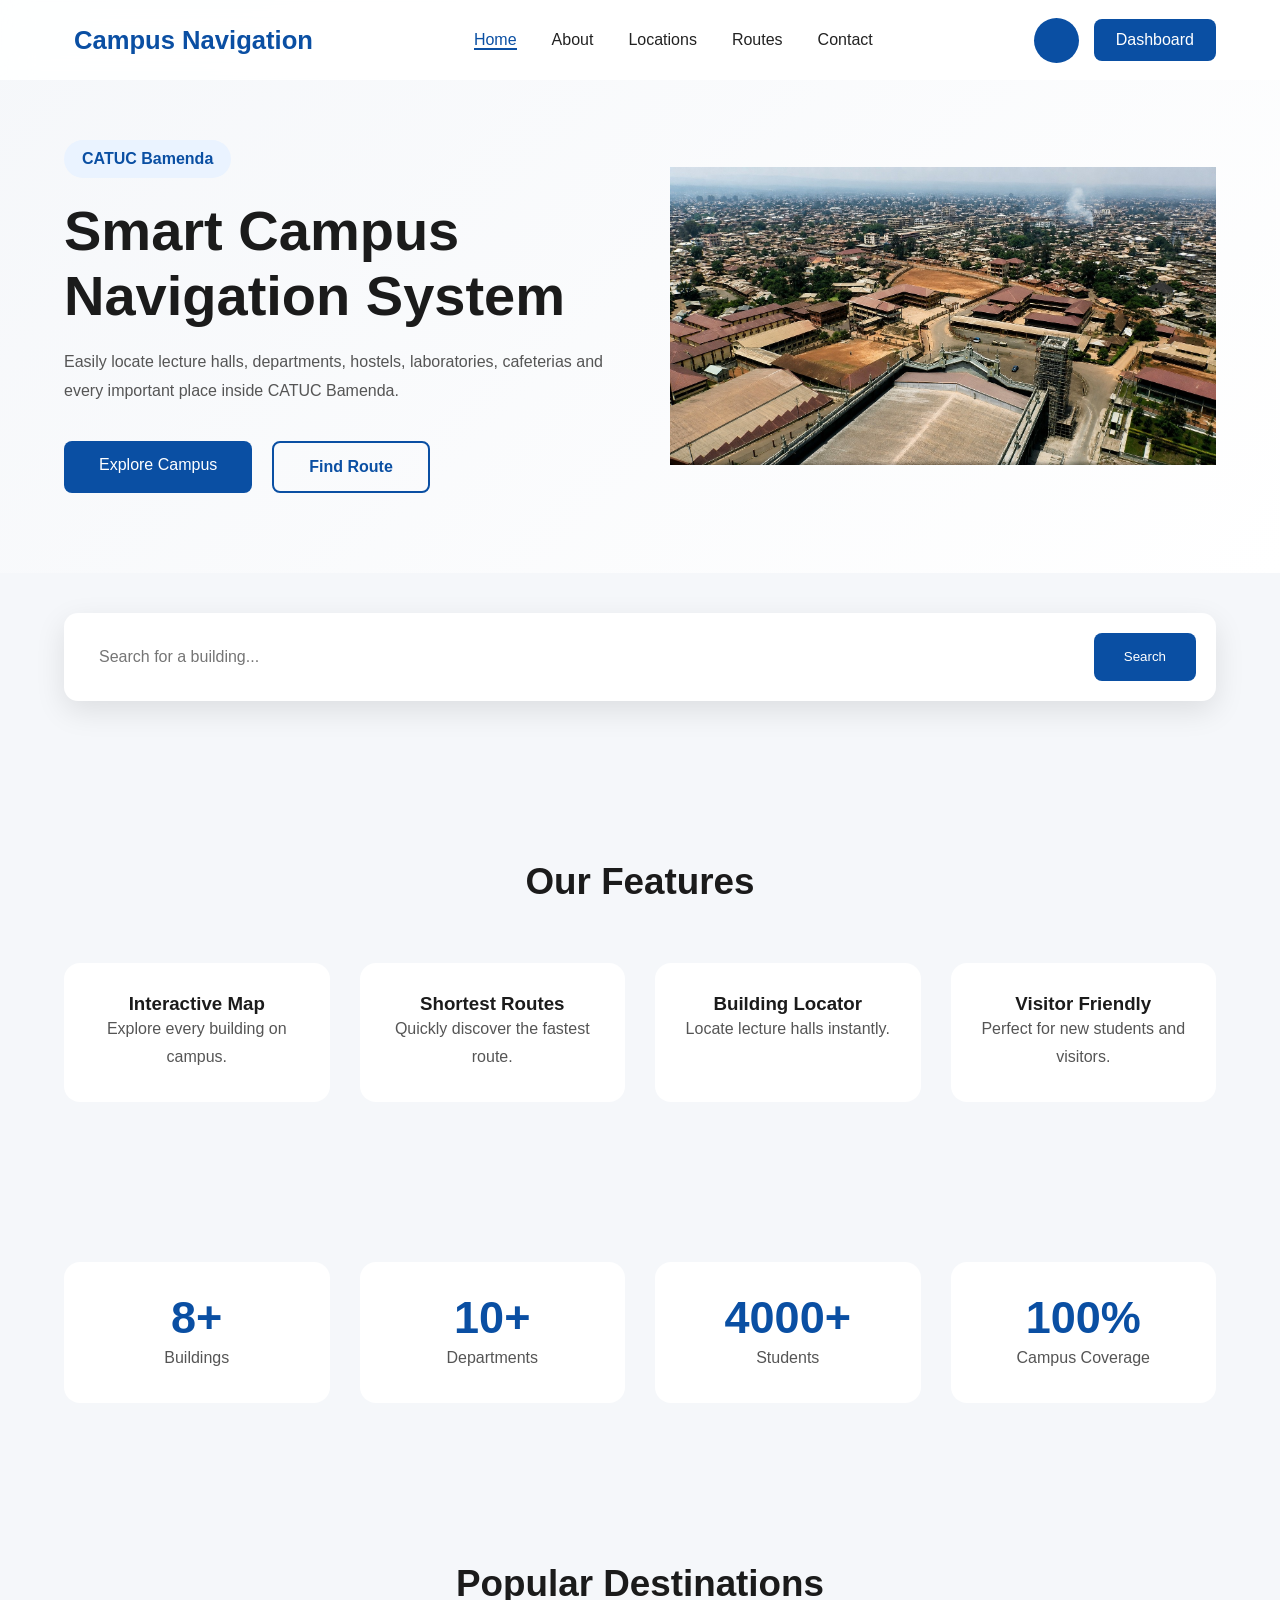
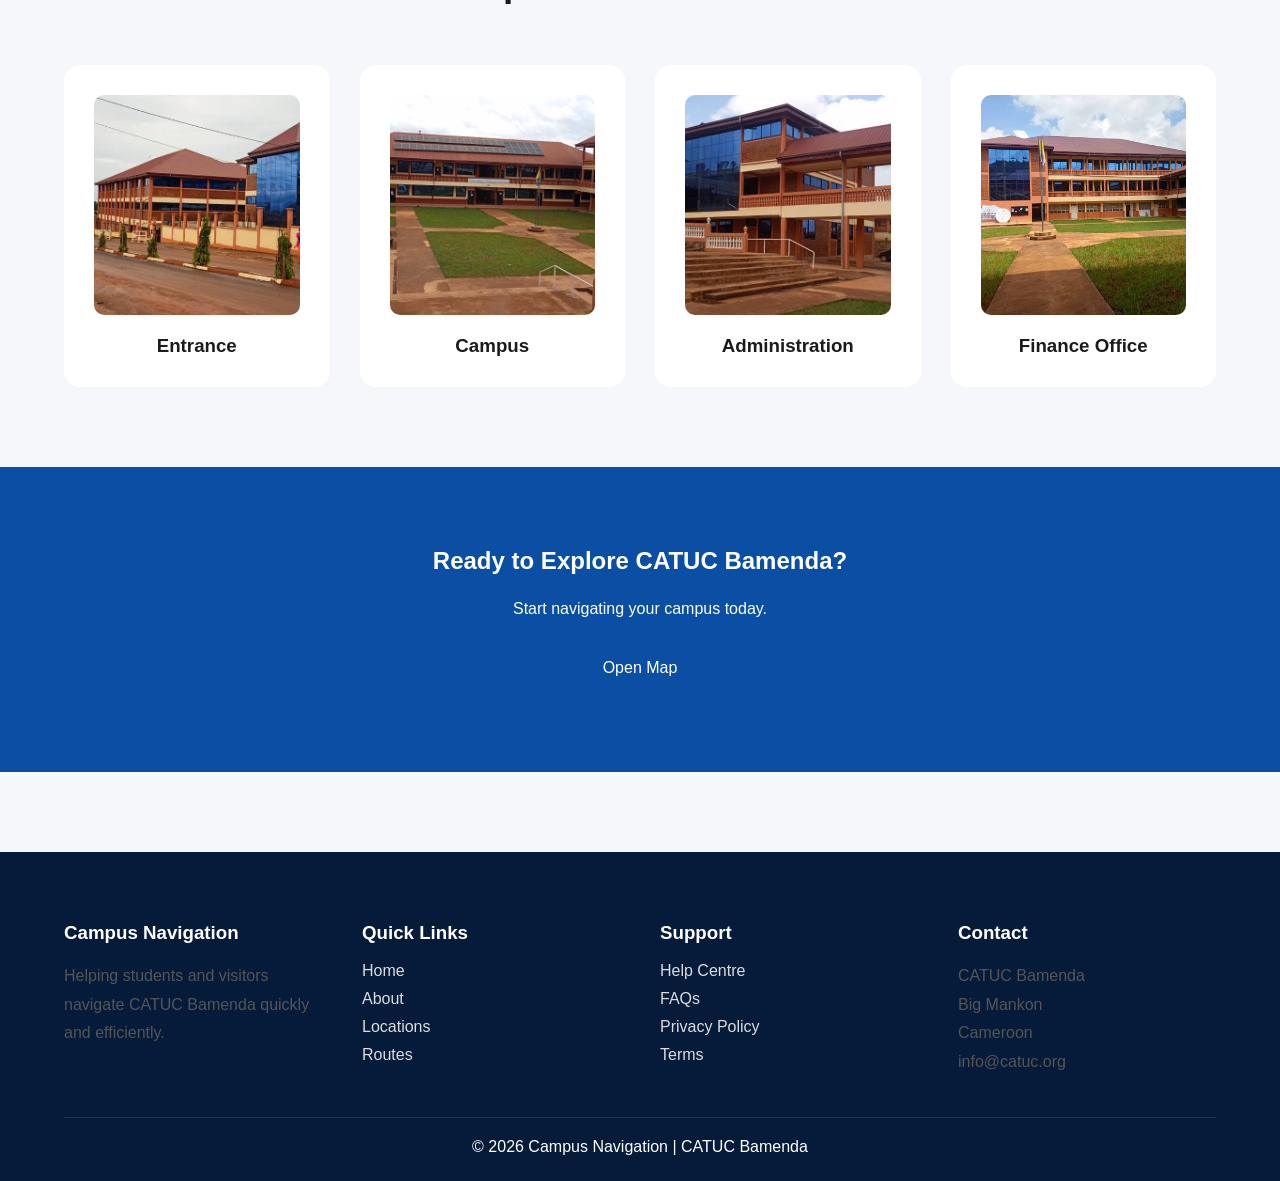
<file: index.html>
<!DOCTYPE html>
<html lang="en">

<head>
    <meta charset="UTF-8">
    <meta name="viewport" content="width=device-width, initial-scale=1.0">
    <title>Document</title>
    <link rel="stylesheet" href="./styles/base.css">
    <link rel="stylesheet" href="./styles/reset.css">
    <link rel="stylesheet" href="./styles/home.css">
    <link rel="stylesheet" href="./styles/nav.css">
</head>

<body>

    <!--header-->
    <header class="header">

        <div class="container">

            <nav class="navbar">

                <a href="index.html" class="logo">

                    <i class="fas fa-location-dot"></i>

                    <span>Campus Navigation</span>

                </a>

                <ul class="nav-menu">

                    <li><a class="active" href="index.html">Home</a></li>

                    <li><a href="./pages/about.html">About</a></li>

                    <li><a href="./pages/location.html">Locations</a></li>

                    <li><a href="./pages/route.html">Routes</a></li>

                    <li><a href="./pages/contact.html">Contact</a></li>

                </ul>

                <div class="nav-right">

                    <button id="themeToggle">

                        <i class="fas fa-moon"></i>

                    </button>

                    <a href="./pages/dasboard.html" class="dashboard-btn">

                        Dashboard

                    </a>

                    <button class="hamburger">

                        <span></span>
                        <span></span>
                        <span></span>

                    </button>

                </div>

            </nav>

        </div>

    </header>


    <!--hero-->
    <section class="hero">

        <div class="container hero-content">

            <div class="hero-text">

                <span class="tag">
                    CATUC Bamenda
                </span>

                <h1>

                    Smart Campus Navigation System

                </h1>

                <p>

                    Easily locate lecture halls, departments,
                    hostels, laboratories, cafeterias and every
                    important place inside CATUC Bamenda.

                </p>

                <div class="hero-buttons">

                    <a href="./pages/location.html" class="btn">

                        Explore Campus

                    </a>

                    <a href="./pages/route.html" class="btn-outline">

                        Find Route

                    </a>

                </div>

            </div>

            <div class="hero-image">

                <img src="./assets/map.jpg" alt="Campus">

            </div>

        </div>

    </section>

    <!-- Search -->
    <section class="search">

        <div class="container">

            <div class="search-box">

                <input type="text" placeholder="Search for a building...">

                <button>

                    <i class="fas fa-search"></i>

                    Search

                </button>

            </div>

        </div>

    </section>

    <!-- features -->
    <section class="features">

        <div class="container">

            <h2 class="section-title">

                Our Features

            </h2>

            <div class="feature-grid">

                <div class="feature-card">

                    <i class="fas fa-map-marked-alt"></i>

                    <h3>Interactive Map</h3>

                    <p>

                        Explore every building on campus.

                    </p>

                </div>

                <div class="feature-card">

                    <i class="fas fa-route"></i>

                    <h3>Shortest Routes</h3>

                    <p>

                        Quickly discover the fastest route.

                    </p>

                </div>

                <div class="feature-card">

                    <i class="fas fa-location-dot"></i>

                    <h3>Building Locator</h3>

                    <p>

                        Locate lecture halls instantly.

                    </p>

                </div>

                <div class="feature-card">

                    <i class="fas fa-user-shield"></i>

                    <h3>Visitor Friendly</h3>

                    <p>

                        Perfect for new students and visitors.

                    </p>

                </div>

            </div>

        </div>

    </section>

    <!-- statistics -->
    <section class="stats">

        <div class="container">

            <div class="stat-card">

                <h2>8+</h2>

                <p>Buildings</p>

            </div>

            <div class="stat-card">

                <h2>10+</h2>

                <p>Departments</p>

            </div>

            <div class="stat-card">

                <h2>4000+</h2>

                <p>Students</p>

            </div>

            <div class="stat-card">

                <h2>100%</h2>

                <p>Campus Coverage</p>

            </div>

        </div>

    </section>

    <!-- popular places -->
    <section class="popular">

        <div class="container">

            <h2 class="section-title">

                Popular Destinations

            </h2>

            <div class="popular-grid">

                <div class="destination">

                    <img src="./assets/road.jpg" alt="">

                    <h3>Entrance</h3>

                </div>

                <div class="destination">

                    <img src="./assets/camp.jpg" alt="">

                    <h3>Campus</h3>

                </div>

                <div class="destination">

                    <img src="./assets/pab.jpg">

                    <h3>Administration</h3>

                </div>

                <div class="destination">

                    <img src="./assets/mblock.jpg">

                    <h3>Finance Office</h3>

                </div>

            </div>

        </div>

    </section>

    <!-- CTA -->

    <section class="cta">

        <div class="container">

            <h2>

                Ready to Explore CATUC Bamenda?

            </h2>

            <p>

                Start navigating your campus today.

            </p>

            <a href="./pages/location.html" class="btn">

                Open Map

            </a>

        </div>

    </section>



    <!--footer-->
    <footer>

        <div class="container">

            <div class="footer-grid">

                <div>

                    <h3>Campus Navigation</h3>

                    <p>

                        Helping students and visitors navigate
                        CATUC Bamenda quickly and efficiently.

                    </p>

                </div>

                <div>

                    <h3>Quick Links</h3>


                    <a href="./index.html">Home</a>

                    <a href="./pages/about.html">About</a>

                    <a href="./pages/location.html">Locations</a>

                    <a href="./pages/route.html">Routes</a>
                </div>

                <div>

                    <h3>Support</h3>

                    <a href="#">Help Centre</a>

                    <a href="#">FAQs</a>

                    <a href="#">Privacy Policy</a>

                    <a href="#">Terms</a>

                </div>

                <div>

                    <h3>Contact</h3>

                    <p>CATUC Bamenda</p>

                    <p>Big Mankon</p>

                    <p>Cameroon</p>

                    <p>info@catuc.org</p>

                </div>

            </div>

            <div class="copyright">

                © 2026 Campus Navigation | CATUC Bamenda

            </div>

        </div>

    </footer>



</body>

</html>
</file>
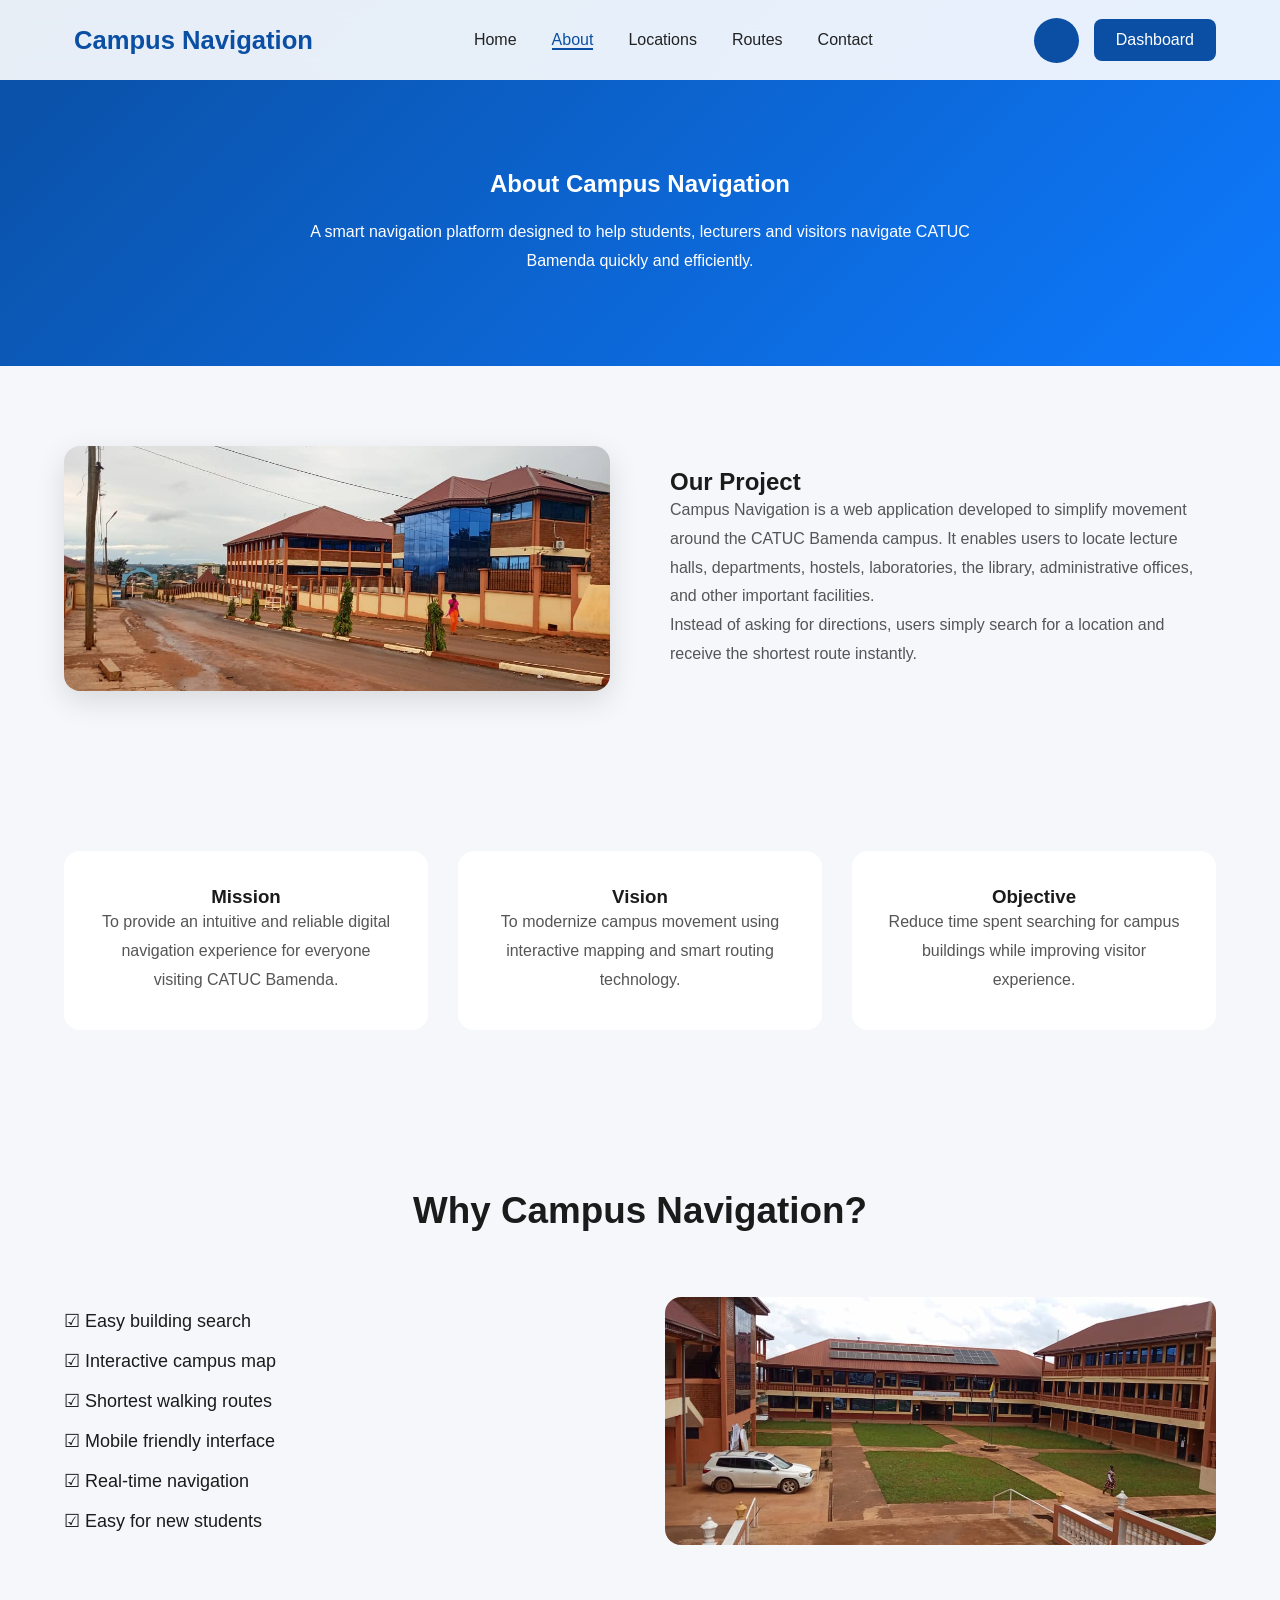
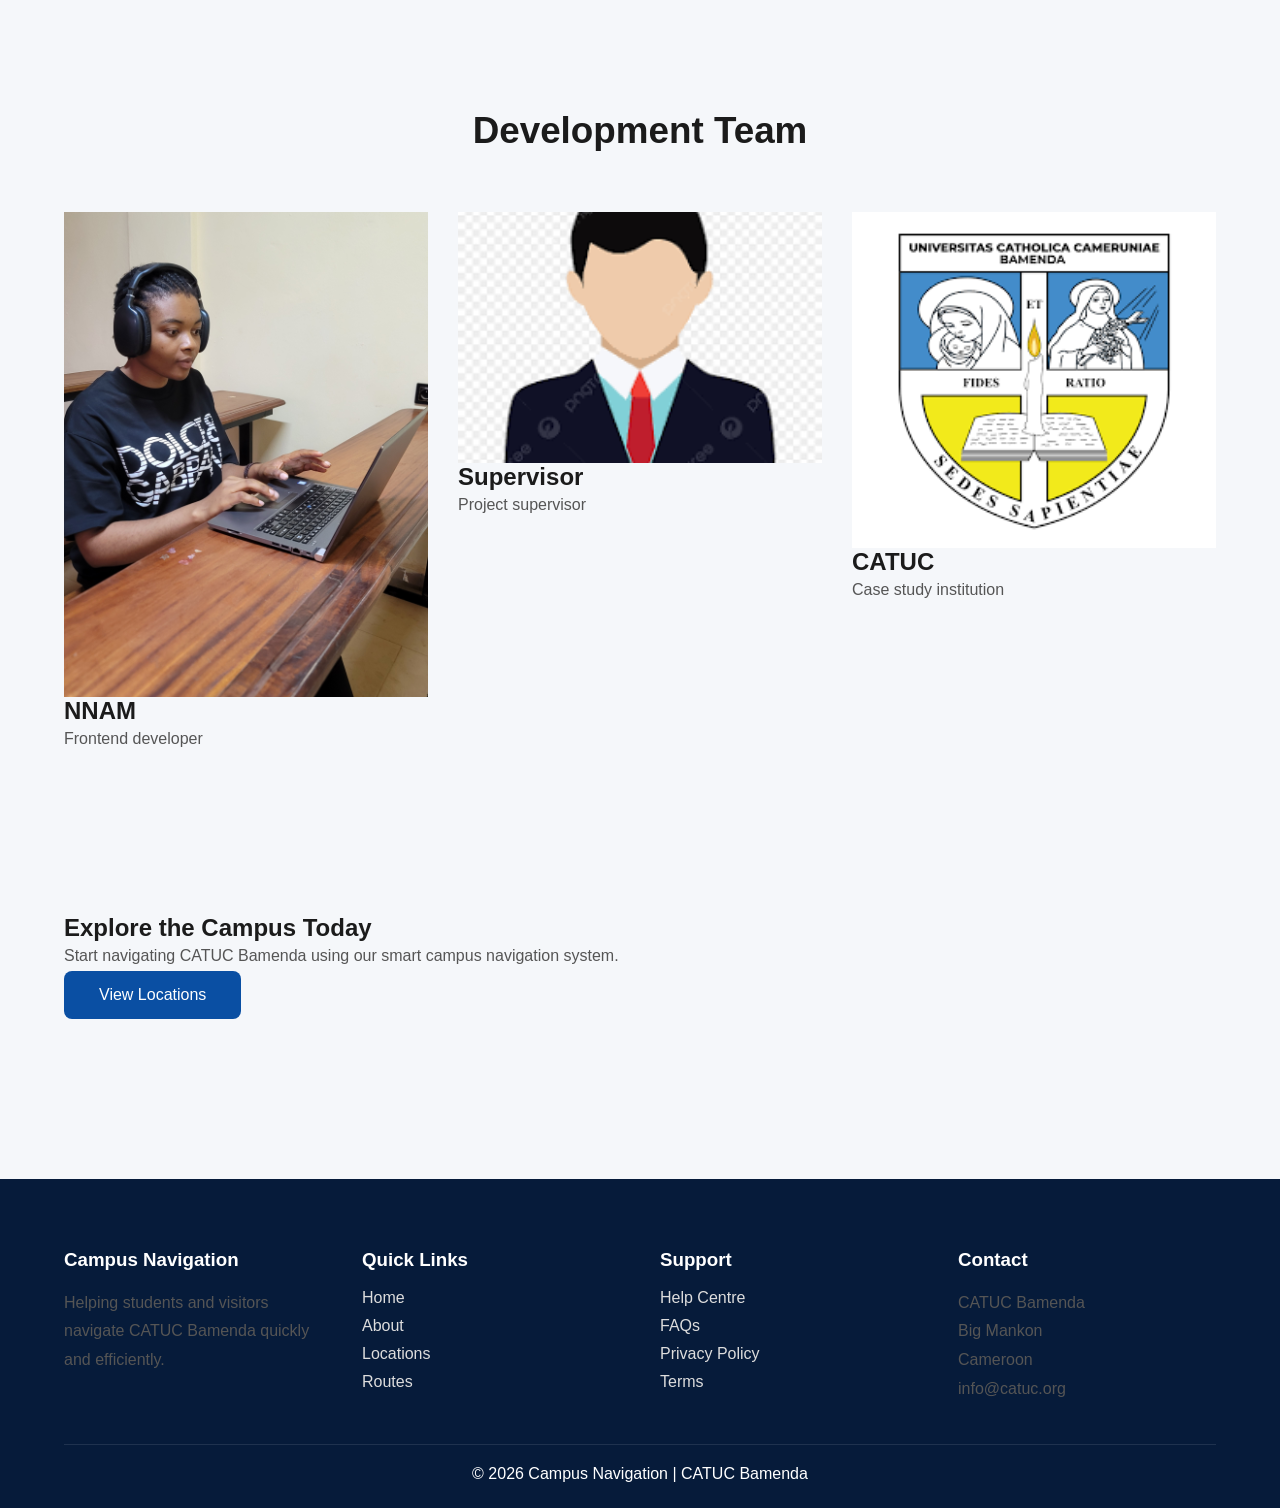
<file: pages/about.html>
<!DOCTYPE html>
<html lang="en">

<head>
    <meta charset="UTF-8">
    <meta name="viewport" content="width=device-width, initial-scale=1.0">
    <title>Document</title>
    <link rel="stylesheet" href="../styles/reset.css">
    <link rel="stylesheet" href="../styles/base.css">
    <link rel="stylesheet" href="../styles/about.css">
    <link rel="stylesheet" href="../styles/nav.css">
</head>

<body>

    <!--section-->
    <header class="header">

        <div class="container">

            <nav class="navbar">

                <a href="../index.html" class="logo">

                    <i class="fas fa-location-dot"></i>

                    <span>Campus Navigation</span>

                </a>

                <ul class="nav-menu">

                    <li><a href="../index.html">Home</a></li>

                    <li><a href="./about.html" class="active">About</a></li>

                    <li><a href="./location.html">Locations</a></li>

                    <li><a href="./route.html">Routes</a></li>

                    <li><a href="./contact.html">Contact</a></li>

                </ul>

                <div class="nav-right">

                    <button id="themeToggle">

                        <i class="fas fa-moon"></i>

                    </button>

                    <a href="../pages/dasboard.html" class="dashboard-btn">

                        Dashboard

                    </a>

                    <button class="hamburger">

                        <span></span>
                        <span></span>
                        <span></span>

                    </button>

                </div>

            </nav>

        </div>

    </header>

    <!-- hero -->
    <section class="page-hero">

        <div class="container">

            <h1>About Campus Navigation</h1>

            <p>

                A smart navigation platform designed to help students,
                lecturers and visitors navigate CATUC Bamenda quickly
                and efficiently.

            </p>

        </div>

    </section>

    <!-- About -->
    <section class="about">

        <div class="container about-grid">

            <div>

                <img src="../assets/road.jpg" alt="abt">

            </div>

            <div>

                <h2>Our Project</h2>

                <p>

                    Campus Navigation is a web application developed to simplify
                    movement around the CATUC Bamenda campus.

                    It enables users to locate lecture halls,
                    departments, hostels, laboratories,
                    the library, administrative offices,
                    and other important facilities.

                </p>

                <p>

                    Instead of asking for directions,
                    users simply search for a location
                    and receive the shortest route instantly.

                </p>

            </div>

        </div>

    </section>

    <!-- mission -->
    <section class="mission">

        <div class="container">

            <div class="mission-card">

                <i class="fas fa-bullseye"></i>

                <h3>Mission</h3>

                <p>

                    To provide an intuitive and reliable digital
                    navigation experience for everyone visiting
                    CATUC Bamenda.

                </p>

            </div>

            <div class="mission-card">

                <i class="fas fa-eye"></i>

                <h3>Vision</h3>

                <p>

                    To modernize campus movement using
                    interactive mapping and smart routing
                    technology.

                </p>

            </div>

            <div class="mission-card">

                <i class="fas fa-lightbulb"></i>

                <h3>Objective</h3>

                <p>

                    Reduce time spent searching for
                    campus buildings while improving
                    visitor experience.

                </p>

            </div>

        </div>

    </section>

    <!--why -->
    <section class="why">

        <div class="container">

            <h2 class="section-title">

                Why Campus Navigation?

            </h2>

            <div class="why-grid">

                <div>

                    <ul>

                        <li>☑ Easy building search</li>

                        <li>☑ Interactive campus map</li>

                        <li>☑ Shortest walking routes</li>

                        <li>☑ Mobile friendly interface</li>

                        <li>☑ Real-time navigation</li>

                        <li>☑ Easy for new students</li>

                    </ul>

                </div>

                <div>

                    <img src="../assets/camp.jpg" alt="">

                </div>

            </div>

        </div>

    </section>

    <!-- Team -->
    <section class="team" id="team">

        <div class="container" id="container">

            <h2 class="section-title">

                Development Team

            </h2>

            <div class="team-grid" id="team-grid">

            </div>
        </div>

    </section>

    <!-- CTA -->
    <section class="cta">

        <div class="container">

            <h2>

                Explore the Campus Today

            </h2>

            <p>

                Start navigating CATUC Bamenda
                using our smart campus navigation system.

            </p>

            <a href="location.html" class="btn">

                View Locations

            </a>

        </div>

    </section>


    <!--footer-->
    <footer>

        <div class="container">

            <div class="footer-grid">

                <div>

                    <h3>Campus Navigation</h3>

                    <p>

                        Helping students and visitors navigate
                        CATUC Bamenda quickly and efficiently.

                    </p>

                </div>

                <div>

                    <h3>Quick Links</h3>


                    <a href="../index.html">Home</a>

                    <a href="./about.html">About</a>

                    <a href="./location.html">Locations</a>

                    <a href="./route.html">Routes</a>
                </div>

                <div>

                    <h3>Support</h3>

                    <a href="#">Help Centre</a>

                    <a href="#">FAQs</a>

                    <a href="#">Privacy Policy</a>

                    <a href="#">Terms</a>

                </div>

                <div>

                    <h3>Contact</h3>

                    <p>CATUC Bamenda</p>

                    <p>Big Mankon</p>

                    <p>Cameroon</p>

                    <p>info@catuc.org</p>

                </div>

            </div>

            <div class="copyright">

                © 2026 Campus Navigation | CATUC Bamenda

            </div>

        </div>

    </footer>

    <script src="../scripts/about.js"></script>
</body>

</html>
</file>
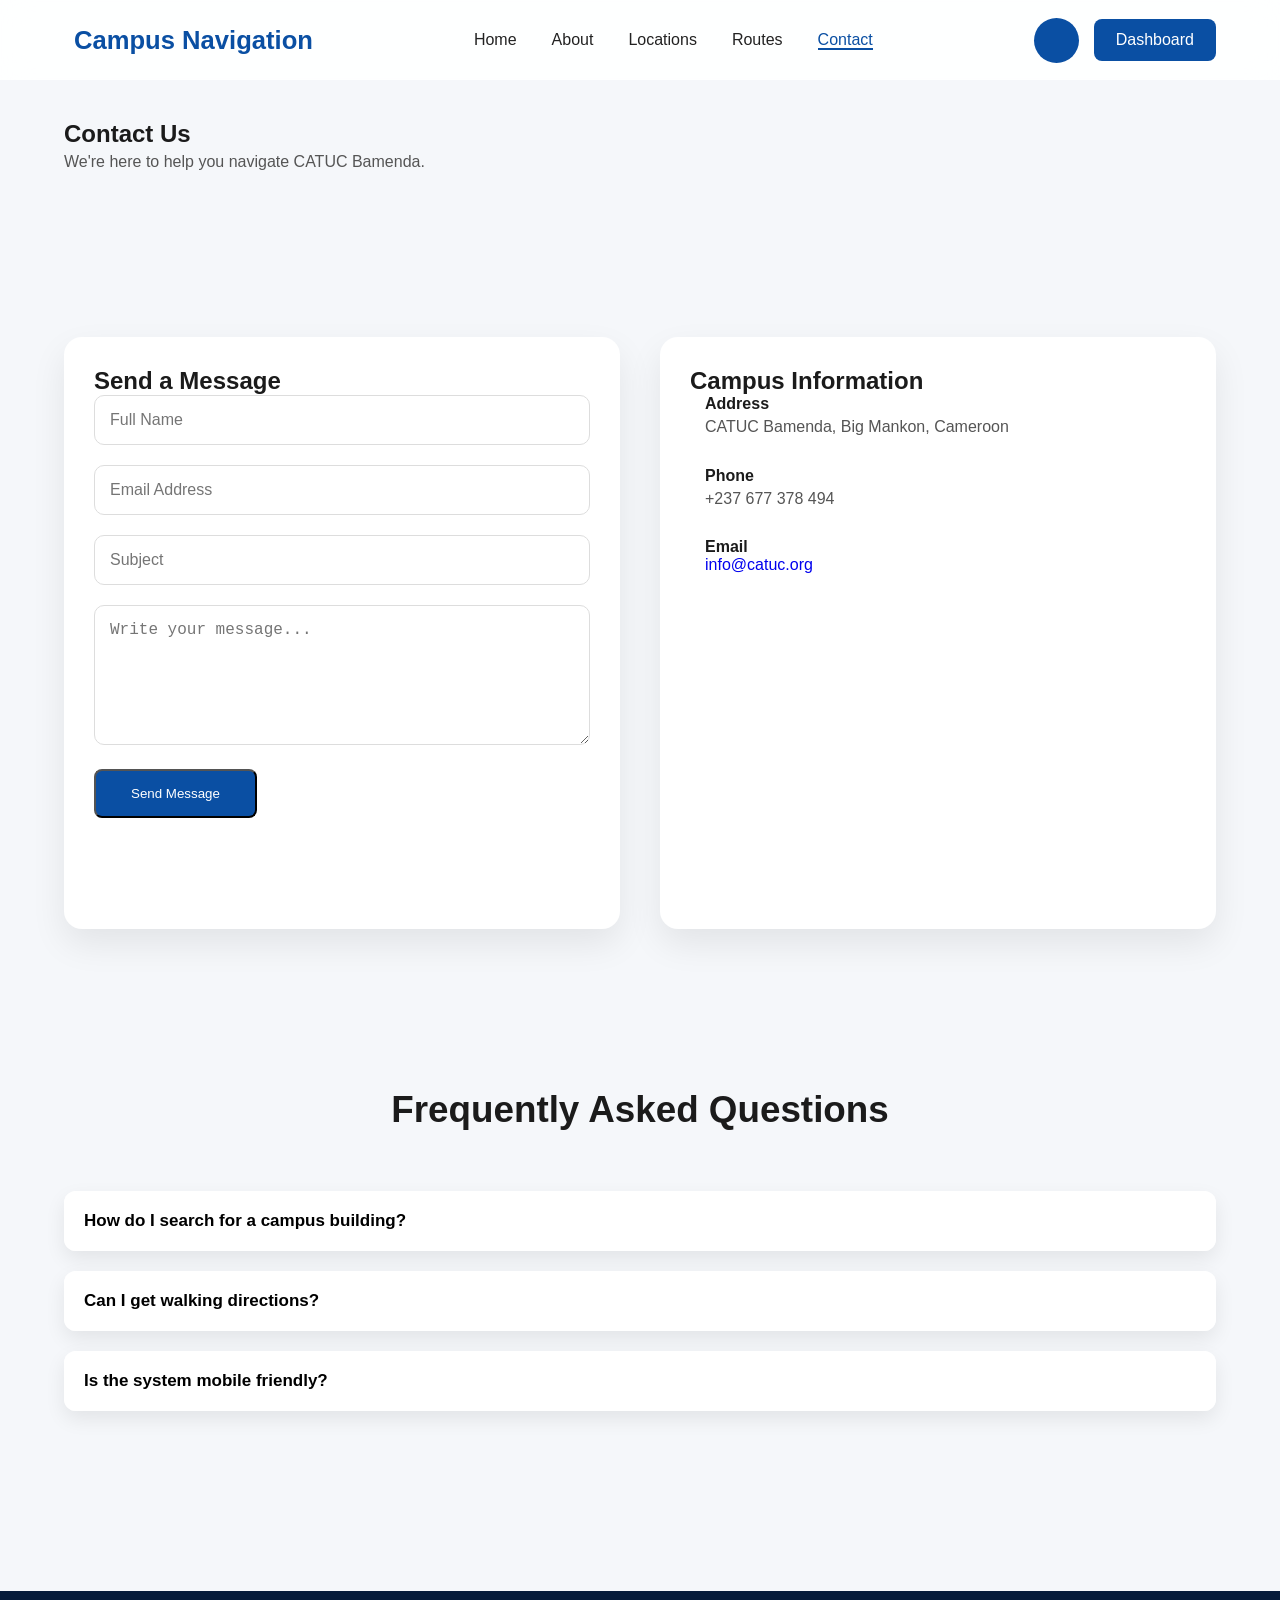
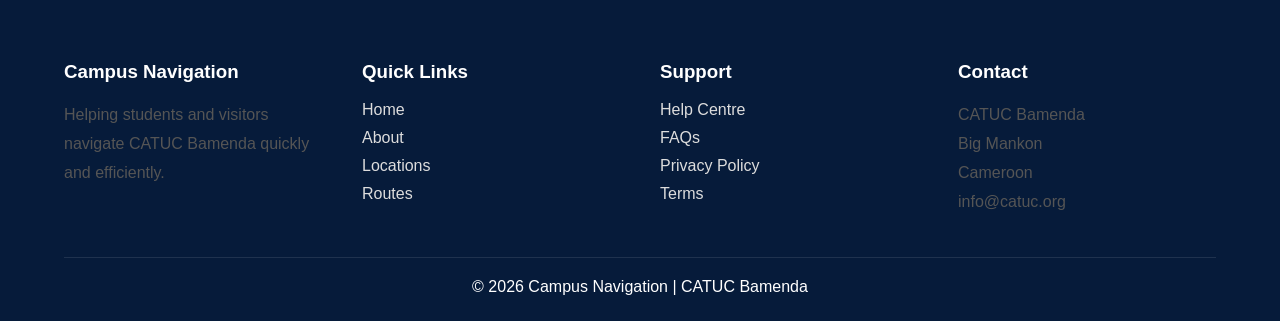
<file: pages/contact.html>
<!DOCTYPE html>
<html lang="en">

<head>
    <meta charset="UTF-8">
    <meta name="viewport" content="width=device-width, initial-scale=1.0">
    <title>Document</title>
    <link rel="stylesheet" href="../styles/reset.css">
    <link rel="stylesheet" href="../styles/base.css">
    <link rel="stylesheet" href="../styles/contact.css">
    <link rel="stylesheet" href="../styles/nav.css">
</head>

<body>

    <!--section-->
    <header class="header">

        <div class="container">

            <nav class="navbar">

                <a href="../index.html" class="logo">

                    <i class="fas fa-location-dot"></i>

                    <span>Campus Navigation</span>

                </a>

                <ul class="nav-menu">

                    <li><a href="../index.html">Home</a></li>

                    <li><a href="./about.html">About</a></li>

                    <li><a href="./location.html">Locations</a></li>

                    <li><a href="./route.html">Routes</a></li>

                    <li><a href="./contact.html" class="active">Contact</a></li>

                </ul>

                <div class="nav-right">

                    <button id="themeToggle">

                        <i class="fas fa-moon"></i>

                    </button>

                    <a href="../pages/dasboard.html" class="dashboard-btn">

                        Dashboard

                    </a>

                </div>

            </nav>

        </div>

    </header>



    <!-- hero -->
    <section class="page-hero">
        <div class="container">
            <h1>Contact Us</h1>
            <p>We're here to help you navigate CATUC Bamenda.</p>
        </div>
    </section>

    <section class="contact-page">
        <div class="container contact-grid">

            <!-- Contact Form -->
            <div class="contact-form reveal">

                <h2>Send a Message</h2>

                <form id="contactForm">

                    <input type="text" id="name" placeholder="Full Name" required>
                    <input type="email" id="email" placeholder="Email Address" required>
                    <input type="text" id="subject" placeholder="Subject" required>
                    <textarea id="message" rows="6" placeholder="Write your message..." required></textarea>
                    <button type="submit" class="btn">

                        Send Message

                    </button>

                </form>

                <p id="formMessage"></p>

            </div>

            <!-- Contact Information -->
            <div class="contact-info reveal">

                <h2>Campus Information</h2>

                <div class="info-card">
                    <i class="fas fa-location-dot"></i>
                    <div>
                        <h4>Address</h4>
                        <p>CATUC Bamenda, Big Mankon, Cameroon</p>
                    </div>
                </div>

                <div class="info-card">
                    <i class="fas fa-phone"></i>
                    <div>
                        <h4>Phone</h4>
                        <p>+237 677 378 494</p>
                    </div>
                </div>

                <div class="info-card">
                    <i class="fas fa-envelope"></i>
                    <div>
                        <h4>Email</h4>
                        <a href="http://info@catuc.come">info@catuc.org</a>
                    </div>
                </div>

                <div id="contactMap"></div>

            </div>

        </div>
    </section>

    <!-- faq -->
    <section class="faq">
        <div class="container">

            <h2 class="section-title">Frequently Asked Questions</h2>

            <div class="faq-item reveal">

                <button class="faq-question">

                    How do I search for a campus building?

                    <i class="fas fa-plus"></i>

                </button>

                <div class="faq-answer">

                    <p>Visit the Locations page and use the search bar to find any building on campus.</p>

                </div>

            </div>

            <div class="faq-item reveal">

                <button class="faq-question">

                    Can I get walking directions?

                    <i class="fas fa-plus"></i>

                </button>

                <div class="faq-answer">

                    <p>Yes. Use the Route page to choose a starting point and destination.</p>

                </div>

            </div>

            <div class="faq-item reveal">

                <button class="faq-question">

                    Is the system mobile friendly?

                    <i class="fas fa-plus"></i>

                </button>

                <div class="faq-answer">

                    <p>Yes. The website is fully responsive and works on phones, tablets and desktops.</p>

                </div>

            </div>

        </div>
    </section>

    <!--footer-->
    <footer>

        <div class="container">

            <div class="footer-grid">

                <div>

                    <h3>Campus Navigation</h3>

                    <p>

                        Helping students and visitors navigate
                        CATUC Bamenda quickly and efficiently.

                    </p>

                </div>

                <div>

                    <h3>Quick Links</h3>
                    <a href="../index.html">Home</a>

                    <a href="./about.html">About</a>

                    <a href="./location.html">Locations</a>

                    <a href="./route.html">Routes</a>

                </div>

                <div>

                    <h3>Support</h3>

                    <a href="#">Help Centre</a>

                    <a href="#">FAQs</a>

                    <a href="#">Privacy Policy</a>

                    <a href="#">Terms</a>

                </div>

                <div>

                    <h3>Contact</h3>

                    <p>CATUC Bamenda</p>

                    <p>Big Mankon</p>

                    <p>Cameroon</p>

                    <p>info@catuc.org</p>

                </div>

            </div>

            <div class="copyright">

                © 2026 Campus Navigation | CATUC Bamenda

            </div>

        </div>

    </footer>

    <script src="../scripts/contact.js"></script>
</body>

</html>
</file>
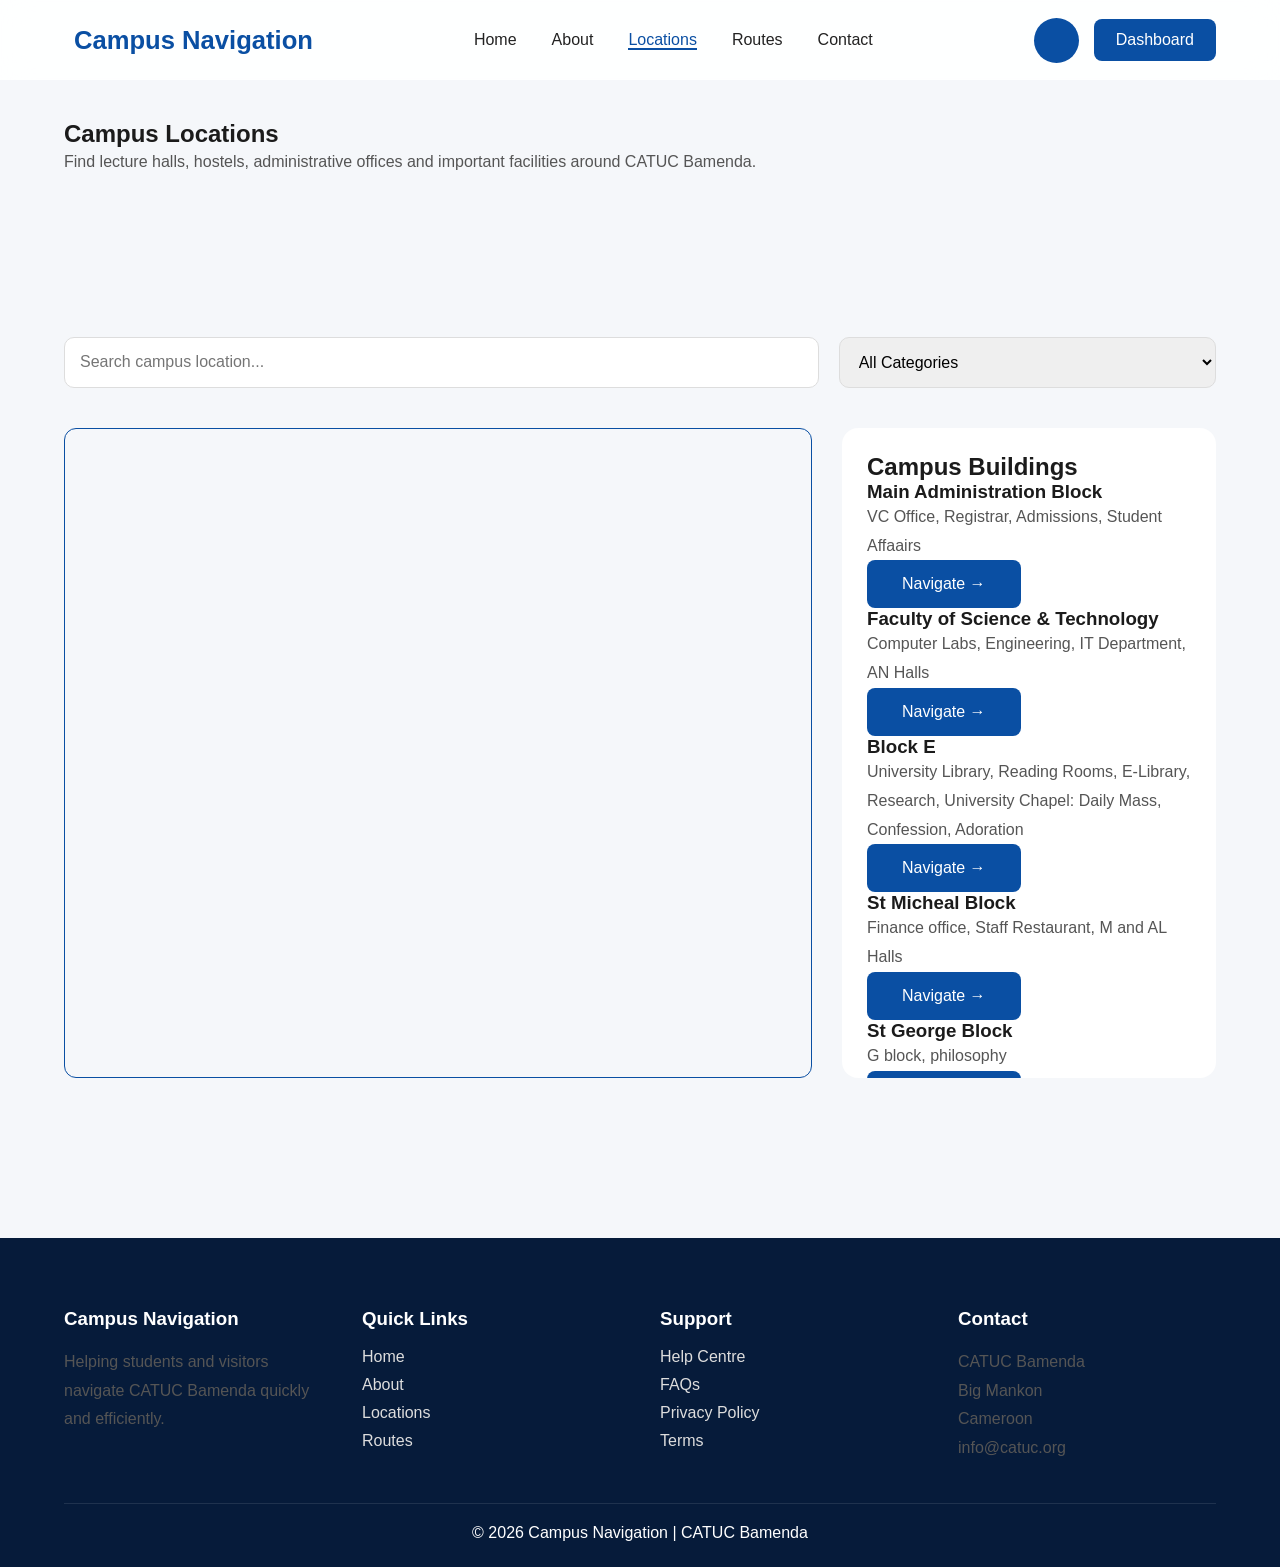
<file: pages/location.html>
<!DOCTYPE html>
<html lang="en">

<head>
    <meta charset="UTF-8">
    <meta name="viewport" content="width=device-width, initial-scale=1.0">
    <title>Document</title>
    <link rel="stylesheet" href="../styles/reset.css">
    <link rel="stylesheet" href="../styles/base.css">
    <link rel="stylesheet" href="../styles/location.css">
    <link rel="stylesheet" href="../styles/nav.css">
</head>

<body>

    <!--section-->
    <header class="header">

        <div class="container">

            <nav class="navbar">

                <a href="../index.html" class="logo">

                    <i class="fas fa-location-dot"></i>

                    <span>Campus Navigation</span>

                </a>

                <ul class="nav-menu">

                    <li><a href="../index.html">Home</a></li>

                    <li><a href="./about.html">About</a></li>

                    <li><a href="./location.html" class="active">Locations</a></li>

                    <li><a href="./route.html">Routes</a></li>

                    <li><a href="./contact.html">Contact</a></li>
                </ul>

                <div class="nav-right">

                    <button id="themeToggle">

                        <i class="fas fa-moon"></i>

                    </button>

                    <a href="../pages/dasboard.html" class="dashboard-btn">

                        Dashboard

                    </a>

                    <button class="hamburger">

                        <span></span>
                        <span></span>
                        <span></span>

                    </button>

                </div>

            </nav>

        </div>

    </header>

    <!-- hero -->
    <section class="page-hero">

        <div class="container">

            <h1>Campus Locations</h1>

            <p>

                Find lecture halls, hostels,
                administrative offices and
                important facilities around CATUC Bamenda.

            </p>

        </div>

    </section>

    <!-- location  -->
    <section class="location-page">

        <div class="container">

            <div class="search-area">

                <input type="text" id="searchLocation" placeholder="Search campus location...">

                <select id="category">

                    <option value="all">

                        All Categories

                    </option>

                    <option value="academic">

                        Academic

                    </option>

                    <option value="hostel">

                        Hostels

                    </option>

                    <option value="office">

                        Administration

                    </option>

                    <option value="service">

                        Services

                    </option>

                </select>

            </div>
            <!-- map -->
            <div class="location-layout">

                <div id="map">
                    <iframe
                        src="https://www.google.com/maps/search/map/@5.963776,10.1646336,14z/data=!3m1!4b1?entry=ttu&g_ep=EgoyMDI2MDgwNC4wIKXMDSoASAFQAw%3D%3D"
                        frameborder="0" width="100%" height="100%" style="border: 0;" loading="fast"></iframe>
                </div>

                <!-- location list -->
                <div class="location-list">

                    <h2>

                        Campus Buildings

                    </h2>

                    <div id="building Container">
                        <div class="grid">
                            <div class="card margin-bottom animation-on-scroll">
                                <h3 class="color">Main Administration Block</h3>
                                <p class="padding margin-top">VC Office, Registrar, Admissions, Student Affaairs</p>
                                <a href="route.html?to=Main Administration Block" class="btn">Navigate →</a>
                            </div>
                            <div class="card margin-bottom animation-on-scroll">
                                <h3 class="color">Faculty of Science & Technology</h3>
                                <p class="padding margin-top">Computer Labs, Engineering, IT Department, AN Halls</p>
                                <a href="route.html?to=Faculty of Science & Technology" class="btn">Navigate →</a>
                            </div>

                            <div class="card margin-bottom margin-top animation-on-scroll">
                                <h3 class="color">Block E</h3>
                                <p class="padding margin-top"> University Library, Reading Rooms, E-Library, Research,
                                    University
                                    Chapel: Daily Mass, Confession, Adoration</p>
                                <a href="route.html?to=University Library & chapel" class="btn">Navigate →</a>
                            </div>
                            <div class="card margin-bottom animation-on-scroll">
                                <h3 class="color">St Micheal Block</h3>
                                <p class="padding margin-top">Finance office, Staff Restaurant, M and AL Halls</p>
                                <a href="route.html?to=St Micheal Block" class="btn">Navigate →</a>
                            </div>
                            <div class="card margin-bottom animation-on-scroll">
                                <h3 class="color">St George Block</h3>
                                <p class="padding margin-top">G block, philosophy</p>
                                <a href="route.html?to=St George Block" class="btn">Navigate →</a>
                            </div>
                            <div class="card margin-bottom animation-on-scroll">
                                <h3 class="color">St Alucious Block</h3>
                                <p class="padding margin-top">AG halls, Campus Chaplain</p>
                                <a href="route.html?to=St Alucious Block" class="btn">Navigate →</a>
                            </div>
                            <div class="card margin-bottom animation-on-scroll">
                                <h3 class="color">St Agapitus Block</h3>
                                <p class="padding margin-top">C halls, Computer lab, Opsecs bank</p>
                                <a href="route.html?to=St Agapitus Block" class="btn">Navigate →</a>
                            </div>
                            <div class="card margin-bottom animation-on-scroll">
                                <h3 class="color">Restaurant</h3>
                                <p class="padding margin-top">Explore our dining experience</p>
                                <a href="route.html?to=Restaurant" class="btn">Navigate →</a>
                            </div>
                        </div>


                    </div>

                </div>

            </div>

        </div>

    </section>


    <!--footer-->
    <footer>

        <div class="container">

            <div class="footer-grid">

                <div>

                    <h3>Campus Navigation</h3>

                    <p>

                        Helping students and visitors navigate
                        CATUC Bamenda quickly and efficiently.

                    </p>

                </div>

                <div>

                    <h3>Quick Links</h3>

                    <a href="../index.html">Home</a>

                    <a href="./about.html">About</a>

                    <a href="./location.html">Locations</a>

                    <a href="./route.html">Routes</a>

                </div>

                <div>

                    <h3>Support</h3>

                    <a href="#">Help Centre</a>

                    <a href="#">FAQs</a>

                    <a href="#">Privacy Policy</a>

                    <a href="#">Terms</a>

                </div>

                <div>

                    <h3>Contact</h3>

                    <p>CATUC Bamenda</p>

                    <p>Big Mankon</p>

                    <p>Cameroon</p>

                    <p>info@catuc.org</p>

                </div>

            </div>

            <div class="copyright">

                © 2026 Campus Navigation | CATUC Bamenda

            </div>

        </div>

    </footer>


</body>

</html>
</file>
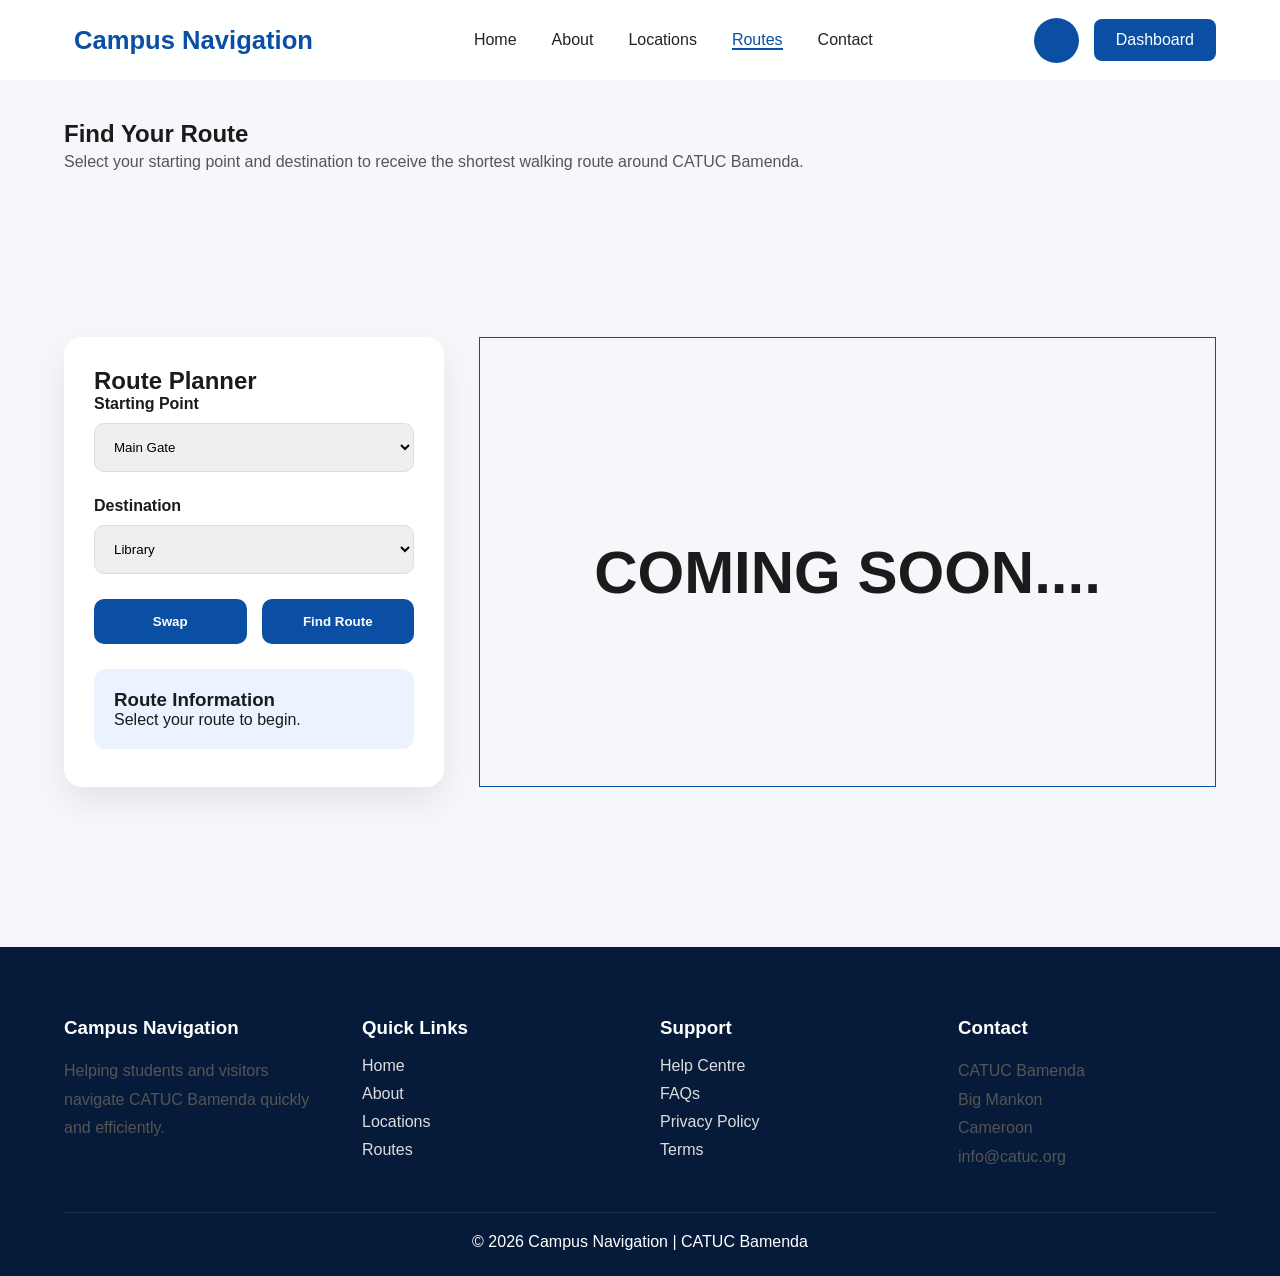
<file: pages/route.html>
<!DOCTYPE html>
<html lang="en">

<head>
    <meta charset="UTF-8">
    <meta name="viewport" content="width=device-width, initial-scale=1.0">
    <title>Document</title>
    <link rel="stylesheet" href="../styles/reset.css">
    <link rel="stylesheet" href="../styles/base.css">
    <link rel="stylesheet" href="../styles/route.css">
    <link rel="stylesheet" href="../styles/nav.css">
</head>

<body>

    <!--section-->
    <header class="header">

        <div class="container">

            <nav class="navbar">

                <a href="../index.html" class="logo">

                    <i class="fas fa-location-dot"></i>

                    <span>Campus Navigation</span>

                </a>

                <ul class="nav-menu">

                    <li><a href="../index.html">Home</a></li>

                    <li><a href="./about.html">About</a></li>

                    <li><a href="./location.html">Locations</a></li>

                    <li><a href="./route.html" class="active">Routes</a></li>

                    <li><a href="./contact.html">Contact</a></li>
                </ul>

                <div class="nav-right">

                    <button id="themeToggle">

                        <i class="fas fa-moon"></i>

                    </button>

                    <a href="../pages/dasboard.html" class="dashboard-btn">

                        Dashboard

                    </a>

                    <button class="hamburger">

                        <span></span>
                        <span></span>
                        <span></span>

                    </button>

                </div>

            </nav>

        </div>

    </header>

    <!-- hero -->
    <section class="page-hero">

        <div class="container">

            <h1>Find Your Route</h1>

            <p>

                Select your starting point and destination to receive
                the shortest walking route around CATUC Bamenda.

            </p>

        </div>

    </section>

    <!-- route -->
    <section class="route-page">

        <div class="container route-grid">

            <!-- Left Panel -->
            <div class="route-panel reveal">

                <h2>Route Planner</h2>

                <div class="form-group">

                    <label>Starting Point</label>

                    <select id="start">

                        <option>Main Gate</option>
                        <option>Administration Block</option>
                        <option>Library</option>
                        <option>Engineering Block</option>
                        <option>Computer Laboratory</option>
                        <option>Male Hostel</option>
                        <option>Female Hostel</option>
                        <option>Cafeteria</option>

                    </select>

                </div>

                <div class="form-group">

                    <label>Destination</label>

                    <select id="destination">

                        <option>Library</option>
                        <option>Administration Block</option>
                        <option>Main Gate</option>
                        <option>Engineering Block</option>
                        <option>Computer Laboratory</option>
                        <option>Male Hostel</option>
                        <option>Female Hostel</option>
                        <option>Cafeteria</option>

                    </select>

                </div>

                <div class="route-actions">

                    <button id="swapBtn">
                        <i class="fas fa-right-left"></i>
                        Swap
                    </button>

                    <button id="findRoute">
                        <i class="fas fa-route"></i>
                        Find Route
                    </button>

                </div>

                <div class="route-result">

                    <h3>Route Information</h3>

                    <div id="result">

                        Select your route to begin.

                    </div>

                </div>

            </div>

            <!-- Map -->

            <div class="map-area reveal">

                <div id="routeMap">
                    <h1>COMING SOON....</h1>
                </div>

            </div>

        </div>

    </section>


    <!--footer-->
    <footer>

        <div class="container">

            <div class="footer-grid">

                <div>

                    <h3>Campus Navigation</h3>

                    <p>

                        Helping students and visitors navigate
                        CATUC Bamenda quickly and efficiently.

                    </p>

                </div>

                <div>

                    <h3>Quick Links</h3>

                    <a href="../index.html">Home</a>

                    <a href="./about.html">About</a>

                    <a href="./location.html">Locations</a>

                    <a href="./route.html">Routes</a>

                </div>

                <div>

                    <h3>Support</h3>

                    <a href="#">Help Centre</a>

                    <a href="#">FAQs</a>

                    <a href="#">Privacy Policy</a>

                    <a href="#">Terms</a>

                </div>

                <div>

                    <h3>Contact</h3>

                    <p>CATUC Bamenda</p>

                    <p>Big Mankon</p>

                    <p>Cameroon</p>

                    <p>info@catuc.org</p>

                </div>

            </div>

            <div class="copyright">

                © 2026 Campus Navigation | CATUC Bamenda

            </div>

        </div>

    </footer>

</body>

</html>
</file>
<file: styles/base.css>
:root {
     --primary: #0A4FA3;
     --secondary: #0E7AFE;
     --accent: #00B894;
     --dark: #1B1B1B;
     --light: #FFFFFF;
     --gray: #F5F7FA;
     --text: #555;
     --background: #EAF3FF;


     --shadow: 0 10px 30px rgba(0, 0, 0, 0.08);
     --radius: 14px;
     --transition: .35s ease;
     --font: "Poppins", sans-serif;
     --container: 1200px;
 }
</file>
<file: styles/home.css>
.hero {
    padding-top: 140px;
    background: linear-gradient(135deg, var(--gray), var(--light));
}

.hero-content {
    display: grid;
    grid-template-columns: 1fr 1fr;
    align-items: center;
    gap: 60px;
}

.tag {
    background: var(--background);
    color: var(--primary);
    padding: 10px 18px;
    border-radius: 30px;
    display: inline-block;
    margin-bottom: 20px;
    font-weight: 600;
}

.hero h1 {
    font-size: 3.5rem;
    margin-bottom: 20px;
}

.hero p {
    margin-bottom: 35px;
}

.hero-buttons {
    display: flex;
    gap: 20px;
}

.btn-outline {
    padding: 15px 35px;
    border: 2px solid var(--primary);
    border-radius: 8px;
    color: var(--primary);
    font-weight: 600;
    transition: .3s;
}

.btn-outline:hover {
    background: var(--primary);
    color: var(--light);
}

.hero-image img {
    width: 100%;
}

.search {
    margin-top: -40px;
}

.search-box {
    background: var(--light);
    padding: 20px;
    border-radius: 14px;
    display: flex;
    box-shadow: 0 10px 30px rgba(0, 0, 0, .1);
}

.search-box input {
    flex: 1;
    padding: 15px;
    border: none;
    font-size: 16px;
}

.search-box button {
    padding: 15px 30px;
    background: var(--primary);
    color: var(--light);
    border: none;
    border-radius: 8px;
}

.feature-grid,
.popular-grid,
.stats .container {
    display: grid;
    grid-template-columns: repeat(auto-fit, minmax(250px, 1fr));
    gap: 30px;
}

.feature-card,
.destination,
.stat-card {
    background: var(--light);
    padding: 30px;
    border-radius: 16px;
    box-shadow: 0 8px 20px var(--shadow);
    text-align: center;
    transition: .3s;
}

.feature-card:hover,
.destination:hover {
    transform: translateY(-10px);
}

.feature-card i {
    font-size: 50px;
    color: var(--primary);
    margin-bottom: 20px;
}

.destination img {
    height: 220px;
    object-fit: cover;
    border-radius: 10px;
    margin-bottom: 20px;
}

.stat-card h2 {
    font-size: 45px;
    color: var(--primary);
}

.cta {
    background: var(--primary);
   color: var(--light);
    text-align: center;

}

.cta p {
    margin: 20px 0;
    color: var(--light);
}

@media(max-width:900px) {
    .hero-content {
        grid-template-columns: 1fr;
        text-align: center;
    }

    .hero-buttons {
        justify-content: center;
        flex-wrap: wrap;
    }

    .search-box {
        flex-direction: column;
        gap: 15px;
    }

}
</file>
<file: styles/nav.css>
/* NAVBAR */

.header {
    position: fixed;
    top: 0;
    width: 100%;
    background: rgba(255, 255, 255, .9);
    backdrop-filter: blur(15px);
    box-shadow: 0 5px 20px var(--shadow);
    z-index: 1000;
}

.navbar {
    height: 80px;
    display: flex;
    justify-content: space-between;
    align-items: center;
}

.logo {
    font-size: 1.6rem;
    font-weight: 700;
    color: var(--primary);
    display: flex;
    gap: 10px;
    align-items: center;
}

.nav-menu {
    display: flex;
    gap: 35px;
    list-style: none;

}

.nav-menu a {
    color: #222;
    font-weight: 500;
    transition: .3s;
}

.nav-menu a:hover {
    color: var(--primary);
}

.nav-right {
    display: flex;
    align-items: center;
    gap: 15px;
}

.dashboard-btn {
    background: var(--primary);
    padding: 12px 22px;
    border-radius: 8px;
    color: var(--light);
}

#themeToggle {
    width: 45px;
    height: 45px;
    border: none;
    border-radius: 50%;
    background: var(--primary);
    color: var(--light);
    cursor: pointer;
}

.hamburger {
    display: none;
    background: none;
    border: none;
    cursor: pointer;
}

.hamburger span {
    display: block;
    width: 28px;
    height: 3px;
    background: #222;
    margin: 5px 0;
}

.navbar a.active {
    color: var(--primary);
    border-bottom: 2px solid var(--primary);
}



/* FOOTER */

footer {

    background: #061B3A;
    color: var(--light);
    padding: 70px 0 25px;
    margin-top: 80px;
}

.footer-grid {
    display: grid;
    grid-template-columns: repeat(auto-fit, minmax(230px, 1fr));
    gap: 40px;
}

.footer-grid h3 {
    margin-bottom: 18px;
}

.footer-grid a {
    display: block;
    color: #ddd;
    margin-bottom: 10px;
}

.footer-grid a:hover {
    color: var(--light);
}

.copyright {
    margin-top: 40px;
    padding-top: 20px;
    border-top: 1px solid rgba(255, 255, 255, .1);
    text-align: center;
}

/* RESPONSIVE */

@media(max-width:900px) {
    .nav-menu {
        display: none;
    }

    .hamburger {
        display: block;
    }

}
</file>
<file: styles/about.css>
.page-hero {
    padding: 170px 0 90px;
    background: linear-gradient(135deg, var(--primary), var(--secondary));
    color: var(--light);
    text-align: center;
}

.page-hero p {

    color: var(--light);
    max-width: 700px;
    margin: auto;
    margin-top: 20px;

}

.about-grid {
    display: grid;
    grid-template-columns: 1fr 1fr;
    gap: 60px;
    align-items: center;
}

.about-grid img {
    border-radius: 16px;
    box-shadow: 0 10px 30px rgba(0, 0, 0, .12);
}

.mission .container {
    display: grid;
    grid-template-columns: repeat(auto-fit, minmax(250px, 1fr));
    gap: 30px;
}

.mission-card {
    background: var(--light);
    padding: 35px;
    border-radius: 16px;
    text-align: center;
    box-shadow: 0 8px 20px var(--shadow);
}

.mission-card i {
    font-size: 50px;
    color: var(--primary);
    margin-bottom: 20px;
}

.why-grid {
    display: grid;
    grid-template-columns: 1fr 1fr;
    gap: 50px;
    align-items: center;
}

.why ul li {
    margin: 18px 0;
    font-size: 18px;
}

.why img {
    border-radius: 16px;
}

.team-grid {
    display: grid;
    grid-template-columns: repeat(auto-fit, minmax(250px, 1fr));
    gap: 30px;
}

.member {
    background: var(--light);
    padding: 25px;
    border-radius: 16px;
    text-align: center;
    box-shadow: 0 8px 20px var(--shadow);
}

.member img {
    height: 250px;
    object-fit: cover;
    border-radius: 12px;
    margin-bottom: 20px;
}

@media(max-width:900px) {

    .about-grid,
    .why-grid {
        grid-template-columns: 1fr;
    }

    .page-hero {
        padding-top: 140px;
    }
}
</file>
<file: styles/contact.css>
.contact-page {
    padding: 80px 0;
}

h1 {
    margin-top: 40px;
}

.contact-grid {
    display: grid;
    grid-template-columns: 1fr 1fr;
    gap: 40px;
}

.contact-form,
.contact-info {
    background: #fff;
    padding: 30px;
    border-radius: 18px;
    box-shadow: 0 15px 35px rgba(0, 0, 0, .08);
}

.contact-form input,
.contact-form textarea {
    width: 100%;
    padding: 15px;
    margin-bottom: 20px;
    border: 1px solid #ddd;
    border-radius: 10px;
    font-size: 16px;
}

.info-card {
    display: flex;
    align-items: flex-start;
    gap: 15px;
    margin-bottom: 25px;
}

.info-card i {
    font-size: 24px;
    color: #0A4FA3;
    margin-top: 5px;
}

#contactMap {
    height: 300px;
    border-radius: 14px;
    margin-top: 20px;
}

.faq {
    padding: 80px 0;
}

.faq-item {
    background: #fff;
    margin-bottom: 20px;
    border-radius: 12px;
    overflow: hidden;
    box-shadow: 0 8px 20px rgba(0, 0, 0, .08);
}

.faq-question {
    width: 100%;
    padding: 20px;
    border: none;
    background: #fff;
    display: flex;
    justify-content: space-between;
    align-items: center;
    font-size: 17px;
    font-weight: 600;
    cursor: pointer;
}

.faq-answer {
    display: none;
    padding: 20px;
    border-top: 1px solid #eee;
}

.faq-item.active .faq-answer {
    display: block;
}

@media(max-width:900px) {
    .contact-grid {
        grid-template-columns: 1fr;
    }
}
</file>
<file: styles/location.css>
.location-page {
    padding: 80px 0;
}

h1 {
    margin-top: 40px;
}

.search-area {
    display: grid;
    grid-template-columns: 2fr 1fr;
    gap: 20px;
    margin-bottom: 40px;

}

.search-area input,
.search-area select {
    padding: 15px;
    border: 1px solid #ddd;
    border-radius: 10px;
    font-size: 16px;
}

.location-layout {
    display: grid;
    grid-template-columns: 2fr 1fr;
    gap: 30px;
}

.location-list {
    background: var(--light);
    border-radius: 16px;
    padding: 25px;
    box-shadow: 0 10px 25px var(--shadow);
    max-height: 650px;
    overflow: auto;
}

.building {
    padding: 20px;
    margin-bottom: 18px;
    border-radius: 12px;
    background: var(--background);
    transition: .3s;
    cursor: pointer;
}

.building:hover {
    background: var(--background);
    transform: translateX(6px);
}

.building h3 {
    color: var(--primary);
    margin-bottom: 10px;
    text-align: center;
}

.building p {
    font-size: 14px;
    margin-bottom: 12px;
}

.route-btn a {
    display: inline-block;
    padding: 10px 20px;
    background: var(--primary);
    color: var(--light);
    border-radius: 8px;
}

.route-btn:hover {
    background: var(--secondary);

}

#map {
    width: 100%;
    height: 650px;
    border-radius: 12px;
    border: 1px solid var(--primary);
}

/* #map h1 {
    font-size: 60px;
    text-align: center;
    margin-top: 200px;
} */


@media(max-width:900px) {
    .search-area {
        grid-template-columns: 1fr;
    }

    .location-layout {
        grid-template-columns: 1fr;
    }

    iframe {
        height: 450px;

    }

}
</file>
<file: styles/route.css>
.route-page {
    padding: 80px 0;
}

h1 {
    margin-top: 40px;
}

.route-grid {
    display: grid;
    grid-template-columns: 380px 1fr;
    gap: 35px;
}

.route-panel {
    background: var(--light);
    padding: 30px;
    border-radius: 18px;
    box-shadow: 0 15px 35px rgba(0, 0, 0, .08);
    transition: .4s;
}

.route-panel:hover {
    transform: translateY(-6px);
}

.form-group {
    margin-bottom: 25px;
}

.form-group label {
    display: block;
    font-weight: 600;
    margin-bottom: 10px;
}

.form-group select {
    width: 100%;
    padding: 15px;
    border-radius: 10px;
    border: 1px solid #ddd;
}

.route-actions {
    display: flex;
    gap: 15px;
    margin: 25px 0;
}

.route-actions button {
    flex: 1;
    padding: 15px;
    border: none;
    border-radius: 10px;
    background: var(--primary);
    color: var(--light);
    font-weight: 600;
    cursor: pointer;
    transition: .3s;

}

.route-actions button:hover {
    background: var(--secondary);
    transform: translateY(-4px);

}

.route-result {
    background: var(--background);
    padding: 20px;
    border-radius: 12px;
    margin-top: 20px;
}

#routeMap {
    border: 1px solid var(--primary);
    height: 450px;
}

#routeMap h1 {
    margin-top: 200px;
    text-align: center;
    font-size: 60px;
}

@media(max-width:900px) {
    .route-grid {
        grid-template-columns: 1fr;
    }

    #routeMap {
        height: 450px;
    }

}
</file>
